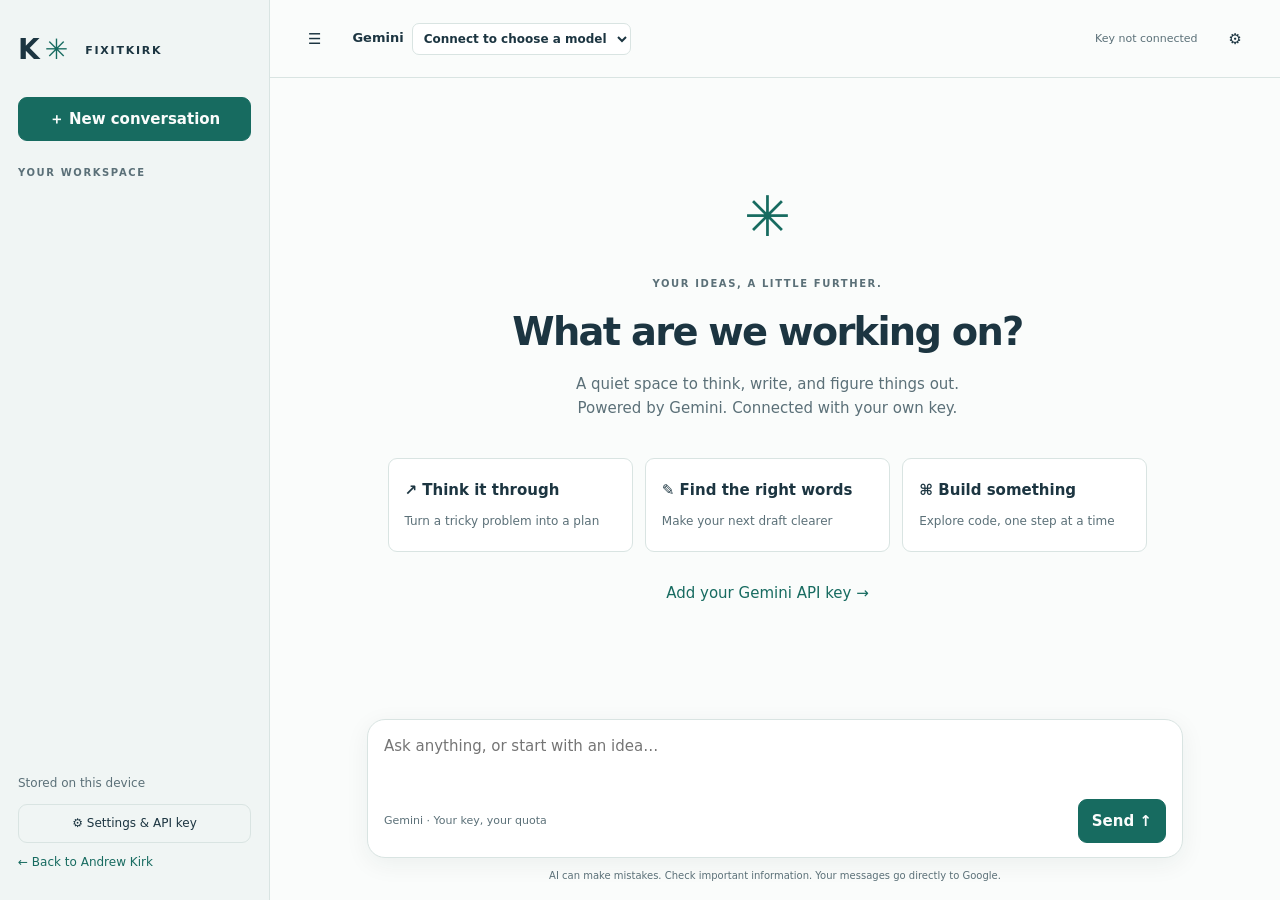
<file: ai/index.html>
<!doctype html>
<html lang="en"><head><meta charset="utf-8"><meta name="viewport" content="width=device-width,initial-scale=1,interactive-widget=resizes-content"><meta name="description" content="A private, browser-local Gemini chat workspace. Bring your own API key."><meta http-equiv="Content-Security-Policy" content="default-src 'none'; script-src 'self'; style-src 'self'; connect-src https://generativelanguage.googleapis.com; img-src 'self'; base-uri 'none'; form-action 'none'; object-src 'none'"><meta name="referrer" content="no-referrer"><title>Kirk AI · Gemini workspace</title><link rel="stylesheet" href="./app.css"><script type="module" src="./app.js?v=20261106-diagnostics"></script></head>
<body><aside id="sidebar" aria-label="Conversations"><a class="brand" href="/">K<span>✳</span> <small>FIXITKIRK</small></a><button id="new-chat" class="primary">＋ New conversation</button><p class="eyebrow">YOUR WORKSPACE</p><nav id="history" aria-label="Conversation history"></nav><footer><p>Stored on this device</p><button id="settings-open">⚙ Settings &amp; API key</button><a href="/">← Back to Andrew Kirk</a></footer></aside><button id="scrim" aria-label="Close conversation menu" hidden></button><main><header><button id="menu" aria-label="Toggle conversation sidebar" aria-expanded="true">☰</button><label class="model-label">Gemini <select id="model" aria-label="Model"><option value="">Connect to choose a model</option></select></label><span id="connection">Key not connected</span><button id="settings-top" aria-label="Open settings">⚙</button></header><div id="notice" role="status" aria-live="polite"></div><section id="transcript" aria-label="Conversation"><div id="welcome"><div class="spark">✳</div><p class="eyebrow">YOUR IDEAS, A LITTLE FURTHER.</p><h1>What are we working on?</h1><p>A quiet space to think, write, and figure things out.<br>Powered by Gemini. Connected with your own key.</p><div class="suggestions"><button data-prompt="Help me break down a complex problem into clear steps.">↗ Think it through<span>Turn a tricky problem into a plan</span></button><button data-prompt="Help me improve a draft. Ask me to paste it first.">✎ Find the right words<span>Make your next draft clearer</span></button><button data-prompt="Help me understand some code. Ask me what I am working on.">⌘ Build something<span>Explore code, one step at a time</span></button></div><button id="connect-welcome" class="text-button">Add your Gemini API key →</button></div><div id="messages"></div></section><div class="composer-wrap"><form id="composer"><label class="sr-only" for="prompt">Message Gemini</label><textarea id="prompt" placeholder="Ask anything, or start with an idea…" rows="2" maxlength="200000"></textarea><div class="composer-bottom"><span>Gemini · Your key, your quota</span><button id="stop" type="button" hidden>■ Stop</button><button id="send" class="primary" type="submit">Send ↑</button></div></form><p class="fine-print">AI can make mistakes. Check important information. Your messages go directly to Google.</p></div></main>
<dialog id="settings"><form id="settings-form"><div class="dialog-heading"><h2>Your workspace settings</h2><button type="button" id="settings-close" aria-label="Close settings">✕</button></div><p>Your key stays in memory until this page reloads. Requests use your Google API quota and may incur charges under your Google plan.</p><fieldset><legend>Google Gemini connection</legend><label for="api-key">API key</label><div class="key-row"><input id="api-key" type="password" autocomplete="off" spellcheck="false" placeholder="Paste your Gemini API key"><button id="show-key" type="button">Show</button></div><div class="button-row"><button id="test-key" type="button" class="primary">Test connection</button><button id="forget-key" type="button">Forget key</button><a href="https://aistudio.google.com/apikey" target="_blank" rel="noopener noreferrer">Get an API key ↗</a></div><p id="key-status" role="status"></p></fieldset><fieldset><legend>Generation</legend><p>The header model selector also sets your default model.</p><label for="system">System instructions</label><textarea id="system" rows="3" maxlength="20000" placeholder="Optional instructions for Gemini"></textarea><div class="two-col"><label>Temperature (optional)<input id="temperature" type="number" min="0" max="2" step="0.1" placeholder="Model default"></label><label>Max output tokens (optional)<input id="tokens" type="number" min="1" step="1" placeholder="Model default"></label></div><p>Leave blank for model defaults. Model-specific limits are checked before sending; Google may reject unsupported options.</p></fieldset><fieldset><legend>Appearance</legend><label for="theme">Color theme</label><select id="theme"><option value="system">Follow system</option><option value="light">Light</option><option value="dark">Dark</option></select></fieldset><fieldset><legend>Your local data</legend><p>History is saved in this browser, without your key. Clearing browser data can erase it. Exports contain message text; keep them private. Do not paste API keys into messages.</p><div class="button-row"><button id="export" type="button">Export JSON</button><label class="file-button" role="button" tabindex="0" id="import-open">Import JSON<input id="import" type="file" accept="application/json,.json"></label><button id="clear" type="button" class="danger">Clear history</button></div></fieldset><button type="submit" class="primary">Save settings</button></form></dialog>
<dialog id="edit-dialog"><form id="edit-form"><h2 id="edit-title">Edit</h2><label for="edit-value" id="edit-label">Text</label><textarea id="edit-value" rows="5" required maxlength="200000"></textarea><div class="button-row"><button type="button" id="edit-cancel">Cancel</button><button class="primary">Save</button></div></form></dialog></body></html>
</file>
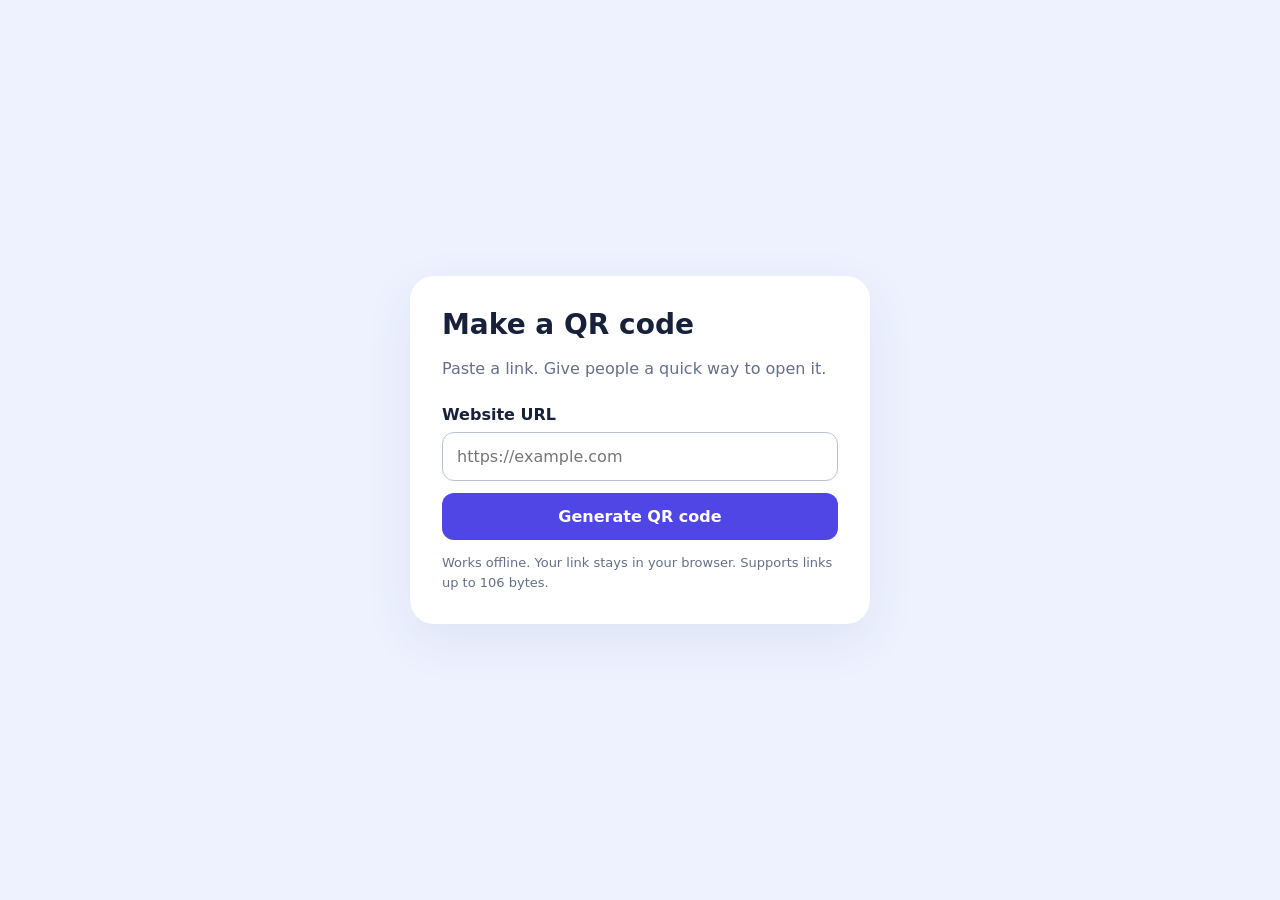
<file: Qr/index.html>
<!DOCTYPE html>
<html lang="en">
<head>
<meta charset="UTF-8">
<meta name="viewport" content="width=device-width, initial-scale=1">
<title>Opening QR Generator</title>
<meta http-equiv="refresh" content="0; url=/QR/">
<link rel="canonical" href="https://www.fixitkirk.com/QR/">
<script>location.replace("/QR/" + location.search + location.hash);</script>
</head>
<body><p>Opening your <a href="/QR/">QR code generator</a>…</p></body>
</html>
</file>
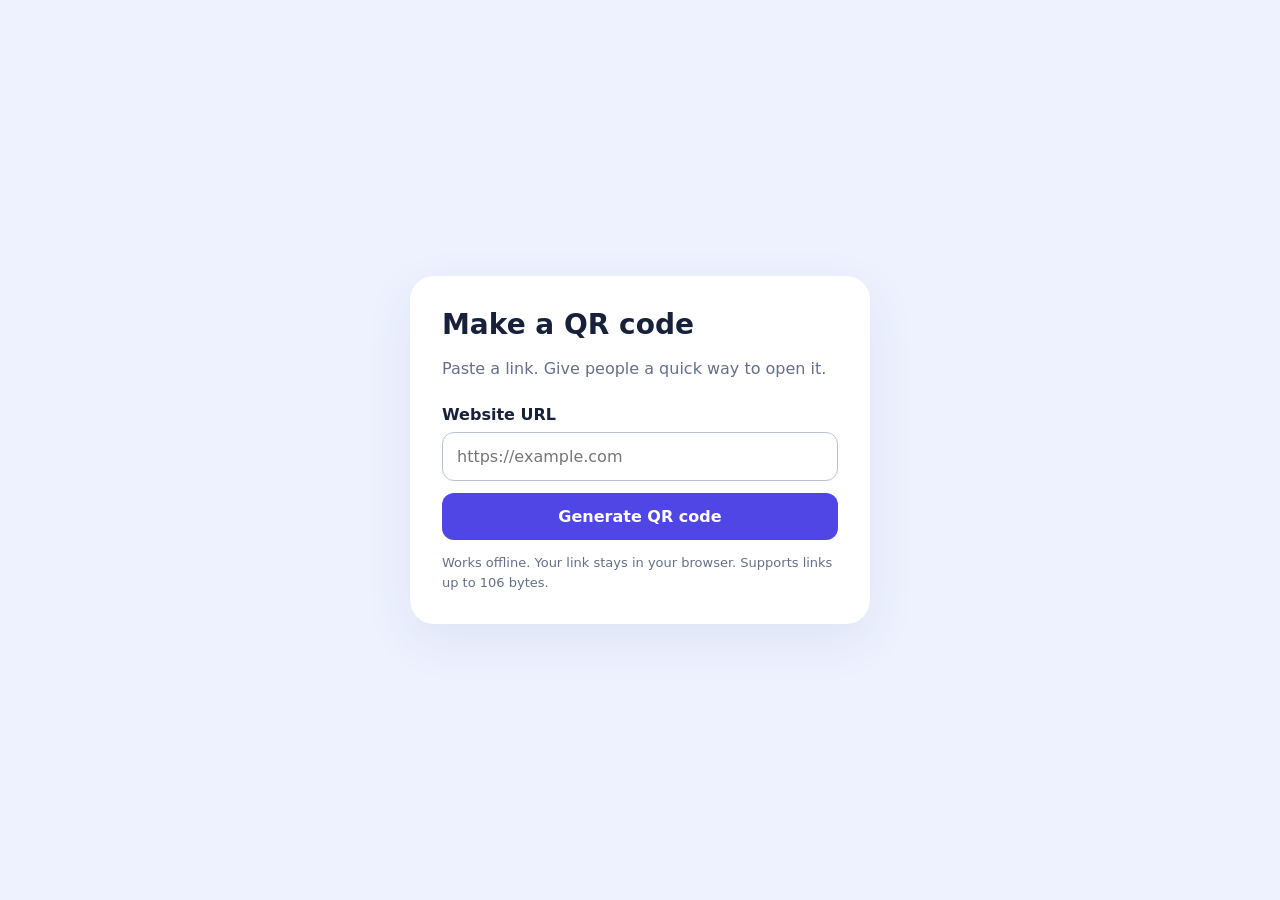
<file: QR/index.html>
<!DOCTYPE html>
<html lang="en">
<head>
<meta charset="UTF-8">
<meta name="viewport" content="width=device-width, initial-scale=1">
<title>QR Code Generator</title>
<style>
*{box-sizing:border-box}body{margin:0;min-height:100vh;display:grid;place-items:center;padding:24px;font-family:system-ui,sans-serif;background:#eef2ff;color:#17213a}main{width:100%;max-width:460px;padding:32px;background:white;border-radius:24px;box-shadow:0 16px 50px #243b6414}h1{margin:0 0 8px;font-size:28px}p{color:#64708a;line-height:1.5}label{display:block;margin:24px 0 8px;font-weight:600}input,button{width:100%;font:inherit;border-radius:12px}input{padding:14px;border:1px solid #bac3d5}input:focus{outline:3px solid #c7d2fe;border-color:#4f46e5}button{margin-top:12px;padding:14px;border:0;background:#4f46e5;color:white;font-weight:650;cursor:pointer}button:hover{background:#3730a3}button:focus-visible{outline:3px solid #a5b4fc;outline-offset:3px}#error{color:#b42318;margin-bottom:0}#result{text-align:center;margin-top:24px}canvas{max-width:100%;height:auto}#download{background:#e9edff;color:#3730a3}.hint{font-size:13px;margin-bottom:0}
</style>
</head>
<body>
<main>
<h1>Make a QR code</h1>
<p>Paste a link. Give people a quick way to open it.</p>
<form id="form">
<label for="url">Website URL</label>
<input id="url" type="text" inputmode="url" placeholder="https://example.com" autocomplete="url" required>
<button type="submit">Generate QR code</button>
</form>
<p id="error" role="alert" hidden></p>
<section id="result" aria-label="Generated QR code" hidden>
<canvas id="qr" role="img" aria-label="QR code for your link"></canvas>
<button id="download" type="button">Download PNG</button>
</section>
<p class="hint">Works offline. Your link stays in your browser. Supports links up to 106 bytes.</p>
</main>
<script>
/* Self-contained QR encoder: Version 5, error correction L. */
function makeQR(text) {
  const bytes = new TextEncoder().encode(text);
  if (bytes.length > 106) throw new Error('This link is too long. Try a shorter URL (up to 106 bytes).');
  const bits = [];
  function put(value, count) { for (let i=count-1;i>=0;i--) bits.push((value>>>i)&1); }
  put(4,4); put(bytes.length,8); bytes.forEach(b=>put(b,8));
  put(0,Math.min(4,864-bits.length));
  while(bits.length%8) bits.push(0);
  const data=[];
  for(let i=0;i<bits.length;i+=8){let value=0;for(let j=0;j<8;j++)value=(value<<1)|bits[i+j];data.push(value);}
  for(let i=0;data.length<108;i++)data.push(i%2?0x11:0xec);
  function multiply(a,b){let result=0;while(b){if(b&1)result^=a;a<<=1;if(a&256)a^=0x11d;b>>>=1;}return result;}
  let generator=[1],root=1;
  for(let i=0;i<26;i++){const next=Array(generator.length+1).fill(0);generator.forEach((v,j)=>{next[j]^=v;next[j+1]^=multiply(v,root);});generator=next;root=multiply(root,2);}
  const remainder=[...data,...Array(26).fill(0)];
  for(let i=0;i<data.length;i++){const factor=remainder[i];generator.forEach((v,j)=>{remainder[i+j]^=multiply(v,factor);});}
  const codewords=[...data,...remainder.slice(108)];
  const size=37,matrix=Array.from({length:size},()=>Array(size).fill(null));
  function finder(top,left){for(let y=-1;y<=7;y++){for(let x=-1;x<=7;x++){const r=top+y,c=left+x;if(r<0||c<0||r>=size||c>=size)continue;matrix[r][c]=(y>=0&&y<=6&&(x===0||x===6))||(x>=0&&x<=6&&(y===0||y===6))||(y>=2&&y<=4&&x>=2&&x<=4);}}}
  finder(0,0);finder(0,size-7);finder(size-7,0);
  for(let y=-2;y<=2;y++)for(let x=-2;x<=2;x++)matrix[30+y][30+x]=Math.max(Math.abs(x),Math.abs(y))===2||(x===0&&y===0);
  for(let i=8;i<size-8;i++){matrix[6][i]=i%2===0;matrix[i][6]=i%2===0;}
  const format=0x77c4;
  for(let i=0;i<15;i++){const dark=((format>>>i)&1)===1;if(i<6)matrix[i][8]=dark;else if(i<8)matrix[i+1][8]=dark;else matrix[size-15+i][8]=dark;if(i<8)matrix[8][size-i-1]=dark;else if(i===8)matrix[8][7]=dark;else matrix[8][14-i]=dark;}
  matrix[size-8][8]=true;
  let bitIndex=0,upward=true;
  for(let right=size-1;right>0;right-=2){if(right===6)right--;for(let step=0;step<size;step++){const row=upward?size-1-step:step;for(let offset=0;offset<2;offset++){const col=right-offset;if(matrix[row][col]!==null)continue;let dark=false;if(bitIndex<codewords.length*8)dark=((codewords[bitIndex>>>3]>>>(7-bitIndex%8))&1)===1;matrix[row][col]=dark!==((row+col)%2===0);bitIndex++;}}upward=!upward;}
  return matrix;
}
const form=document.getElementById('form'),input=document.getElementById('url'),error=document.getElementById('error'),result=document.getElementById('result'),canvas=document.getElementById('qr');
input.addEventListener('input',()=>{result.hidden=true;error.hidden=true;});
form.addEventListener('submit',event=>{
  event.preventDefault();error.hidden=true;result.hidden=true;
  try{
    let link=input.value.trim();
    if(!/^[a-z][a-z0-9+.-]*:/i.test(link))link='https://'+link;
    let parsed;try{parsed=new URL(link);}catch{throw new Error('Please enter a website URL, like https://example.com.');}
    if(!['https:','http:'].includes(parsed.protocol)||!parsed.hostname)throw new Error('Please use a website link starting with http:// or https://.');
    const matrix=makeQR(parsed.href),scale=8,border=4;
    canvas.width=canvas.height=(matrix.length+border*2)*scale;
    const context=canvas.getContext('2d');context.fillStyle='#ffffff';context.fillRect(0,0,canvas.width,canvas.height);context.fillStyle='#000000';
    matrix.forEach((row,y)=>row.forEach((dark,x)=>{if(dark)context.fillRect((x+border)*scale,(y+border)*scale,scale,scale);}));
    canvas.setAttribute('aria-label','QR code for '+parsed.href);result.hidden=false;
  }catch(problem){error.textContent=problem.message;error.hidden=false;}
});
document.getElementById('download').addEventListener('click',()=>{const link=document.createElement('a');link.download='qr-code.png';link.href=canvas.toDataURL('image/png');link.click();});
</script>
</body>
</html>
</file>
<file: ai/app.css>
:root{color-scheme:light;--bg:#fafcfb;--panel:#f0f5f4;--paper:#fff;--ink:#1c3541;--muted:#5b7078;--line:#d9e4e2;--accent:#176b60;--tint:#e4f1ec;--code:#edf2f5;font:15px/1.6 system-ui,-apple-system,BlinkMacSystemFont,'Segoe UI',sans-serif}*{box-sizing:border-box}body{margin:0;background:var(--bg);color:var(--ink);height:100dvh;display:flex;overflow:hidden}body[data-theme=dark]{color-scheme:dark;--bg:#142329;--panel:#101c22;--paper:#1c3037;--ink:#e4efed;--muted:#adc1c3;--line:#354b51;--accent:#80d6bf;--tint:#25453f;--code:#102027}@media(prefers-color-scheme:dark){body:not([data-theme=light]){color-scheme:dark;--bg:#142329;--panel:#101c22;--paper:#1c3037;--ink:#e4efed;--muted:#adc1c3;--line:#354b51;--accent:#80d6bf;--tint:#25453f;--code:#102027}}button,input,textarea,select{font:inherit;color:inherit}button,select,.file-button{cursor:pointer}button,.file-button{background:transparent;border:1px solid var(--line);border-radius:9px;padding:9px 13px}button:hover,.file-button:hover{background:var(--tint)}a{color:var(--accent)}button:disabled{opacity:.5;cursor:wait}:focus-visible{outline:3px solid var(--accent);outline-offset:3px}.primary{background:var(--accent);color:var(--bg);border-color:var(--accent);font-weight:650}.primary:hover{filter:brightness(.9);background:var(--accent)}aside{width:270px;flex-shrink:0;background:var(--panel);border-right:1px solid var(--line);padding:28px 18px;display:flex;flex-direction:column;gap:24px}.brand{text-decoration:none;color:var(--ink);font-weight:800;font-size:28px;display:flex;align-items:center;gap:5px}.brand span{color:var(--accent)}.brand small{font-size:11px;letter-spacing:.16em;margin-left:12px}.eyebrow{font-size:10px;letter-spacing:.16em;font-weight:700;color:var(--muted);margin:0}#history{overflow:auto;flex:1;margin-top:-12px}.history-item{padding:10px 8px;border-radius:9px;margin-bottom:5px}.history-item.active{background:var(--tint)}.history-item>button{border:0;padding:0;width:100%;text-align:left;white-space:nowrap;overflow:hidden;text-overflow:ellipsis}.history-actions{display:flex;gap:8px}.history-actions button{font-size:11px;padding:1px 3px;border:0;color:var(--muted)}footer{font-size:12px;display:grid;gap:10px}footer p{color:var(--muted);margin:0}footer a{text-decoration:none}main{min-width:0;flex:1;display:flex;flex-direction:column}header{height:78px;flex-shrink:0;display:flex;align-items:center;gap:18px;border-bottom:1px solid var(--line);padding:12px 25px}header button{border:0}.model-label{display:flex;align-items:center;gap:8px;font-weight:700}select{max-width:100%;background:var(--paper);border:1px solid var(--line);border-radius:7px;padding:7px;font-size:12px}#connection{margin-left:auto;color:var(--muted);font-size:11px}#transcript{overflow:auto;flex:1;scrollbar-gutter:stable;padding:28px clamp(18px,5vw,72px);overscroll-behavior:contain}#welcome{max-width:760px;margin:clamp(20px,8vh,90px) auto 0;text-align:center}.spark{font-size:56px;line-height:1.4;color:var(--accent);margin-bottom:20px}h1{font-size:clamp(28px,3vw,43px);line-height:1.2;letter-spacing:-.045em;margin:17px 0}#welcome>p:not(.eyebrow){color:var(--muted)}.suggestions{display:grid;grid-template-columns:repeat(3,1fr);gap:12px;margin-top:38px}.suggestions button{text-align:left;padding:19px 16px;background:var(--paper);font-weight:650}.suggestions span{display:block;font-size:12px;font-weight:400;color:var(--muted);margin-top:10px}.text-button{border:0;color:var(--accent);margin-top:20px}#messages{max-width:800px;margin:auto}.message{padding:20px 0 28px;border-bottom:1px solid var(--line);overflow-wrap:anywhere}.message .role{font-size:11px;font-weight:750;text-transform:uppercase;letter-spacing:.12em;color:var(--accent)}.message.user .content{background:var(--tint);border-radius:14px;padding:14px 20px;margin:12px 0;white-space:pre-wrap}.message p{margin:.7em 0}.message h1{font-size:26px}.message h2{font-size:23px}.message h3{font-size:20px}.message-actions{display:flex;gap:8px;margin-top:14px}.message-actions button{font-size:11px;padding:3px 9px}.composer-wrap{max-width:944px;width:100%;margin:auto;padding:14px clamp(18px,5vw,72px) 16px}#composer{background:var(--paper);border:1px solid var(--line);box-shadow:0 6px 24px #152c3510;border-radius:18px;padding:14px 16px}textarea,input{width:100%;background:var(--paper);border:1px solid var(--line);border-radius:8px;padding:10px}#prompt{border:0;resize:none;max-height:180px;padding:0;outline-offset:5px}.composer-bottom{display:flex;align-items:center;gap:10px;margin-top:10px}.composer-bottom span{font-size:11px;color:var(--muted);margin-right:auto}.fine-print{font-size:10px;text-align:center;color:var(--muted);margin:10px 0 0}#notice{font-size:13px;color:var(--ink);padding:0 25px;background:var(--tint)}#notice:not(:empty){padding-block:10px}dialog{width:min(640px,calc(100% - 24px));max-height:90dvh;border:1px solid var(--line);border-radius:18px;background:var(--bg);color:var(--ink);padding:25px}dialog::backdrop{background:#081b2580;backdrop-filter:blur(3px)}dialog p{font-size:12px;color:var(--muted)}.dialog-heading{display:flex;align-items:center;justify-content:space-between;gap:10px}h2{font-size:21px}fieldset{border:0;border-top:1px solid var(--line);margin:20px 0;padding:16px 0 0}legend{font-weight:700;padding-right:12px}label{font-size:13px}fieldset>label{display:block;margin:8px 0}.key-row,.button-row{display:flex;gap:8px;align-items:center;flex-wrap:wrap}.key-row{flex-wrap:nowrap}.button-row{margin-top:13px;font-size:12px}.two-col{display:grid;grid-template-columns:1fr 1fr;gap:12px;margin-top:12px}.file-button input{display:none}.danger{color:#bd473d}pre{background:var(--code);padding:16px;border-radius:9px;overflow:auto;position:relative}pre button{display:block;margin:0 0 10px auto;font-size:11px}code{font:13px/1.7 ui-monospace,SFMono-Regular,monospace;background:var(--code);border-radius:4px;padding:2px 4px}pre code{padding:0}.syntax-key{color:#9960b3}.syntax-string{color:var(--accent)}.table-wrap{overflow:auto}table{border-collapse:collapse;font-size:13px}td,th{border:1px solid var(--line);padding:8px 12px}blockquote{border-left:3px solid var(--accent);margin-left:0;padding-left:16px;color:var(--muted)}.sr-only{position:absolute;width:1px;height:1px;overflow:hidden;clip-path:inset(50%)}[hidden]{display:none!important}body.sidebar-closed aside{display:none}@media(max-width:760px){aside{position:fixed;inset:0 auto 0 0;z-index:4;width:min(290px,85vw)}body:not(.sidebar-open) aside{display:none}#scrim{position:fixed;inset:0;background:#081b2580;border:0;border-radius:0;z-index:3}header{height:65px;padding:8px 12px;gap:6px}.model-label{font-size:13px;min-width:0}.model-label select{max-width:190px}#connection{display:none}#settings-top{margin-left:auto}.suggestions{grid-template-columns:1fr;margin-top:22px;gap:8px}.suggestions button{padding:12px}.suggestions span{margin-top:2px}#welcome{margin-top:5px}.spark{font-size:40px;margin-bottom:12px}.composer-wrap{padding-bottom:max(10px,env(safe-area-inset-bottom))}.fine-print{font-size:9px}.two-col{grid-template-columns:1fr}}@media(prefers-reduced-motion:no-preference){dialog[open]{animation:appear .15s ease-out}@keyframes appear{from{opacity:0;transform:translateY(6px)}to{opacity:1;transform:none}}}

.response-error{padding:12px 16px;border:1px solid var(--line);border-left:3px solid var(--accent);border-radius:8px;background:var(--tint)}
</file>
